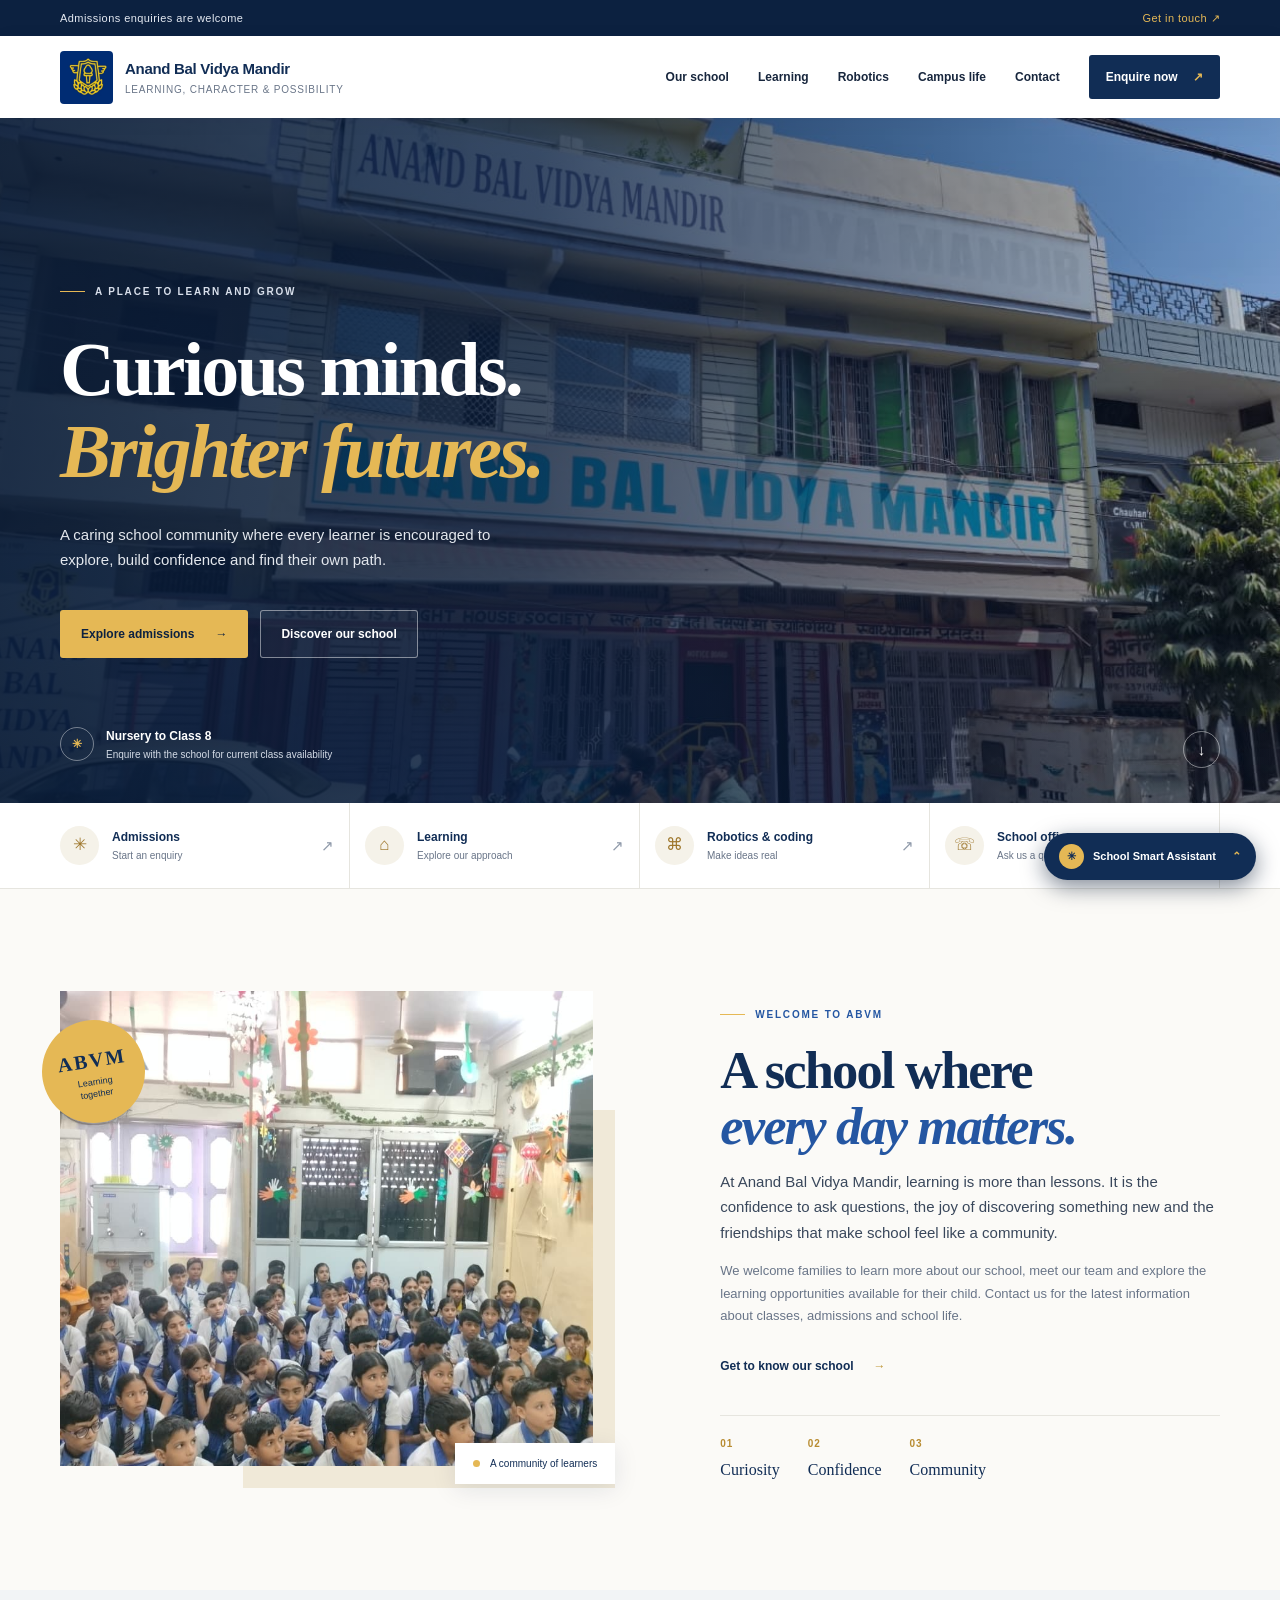
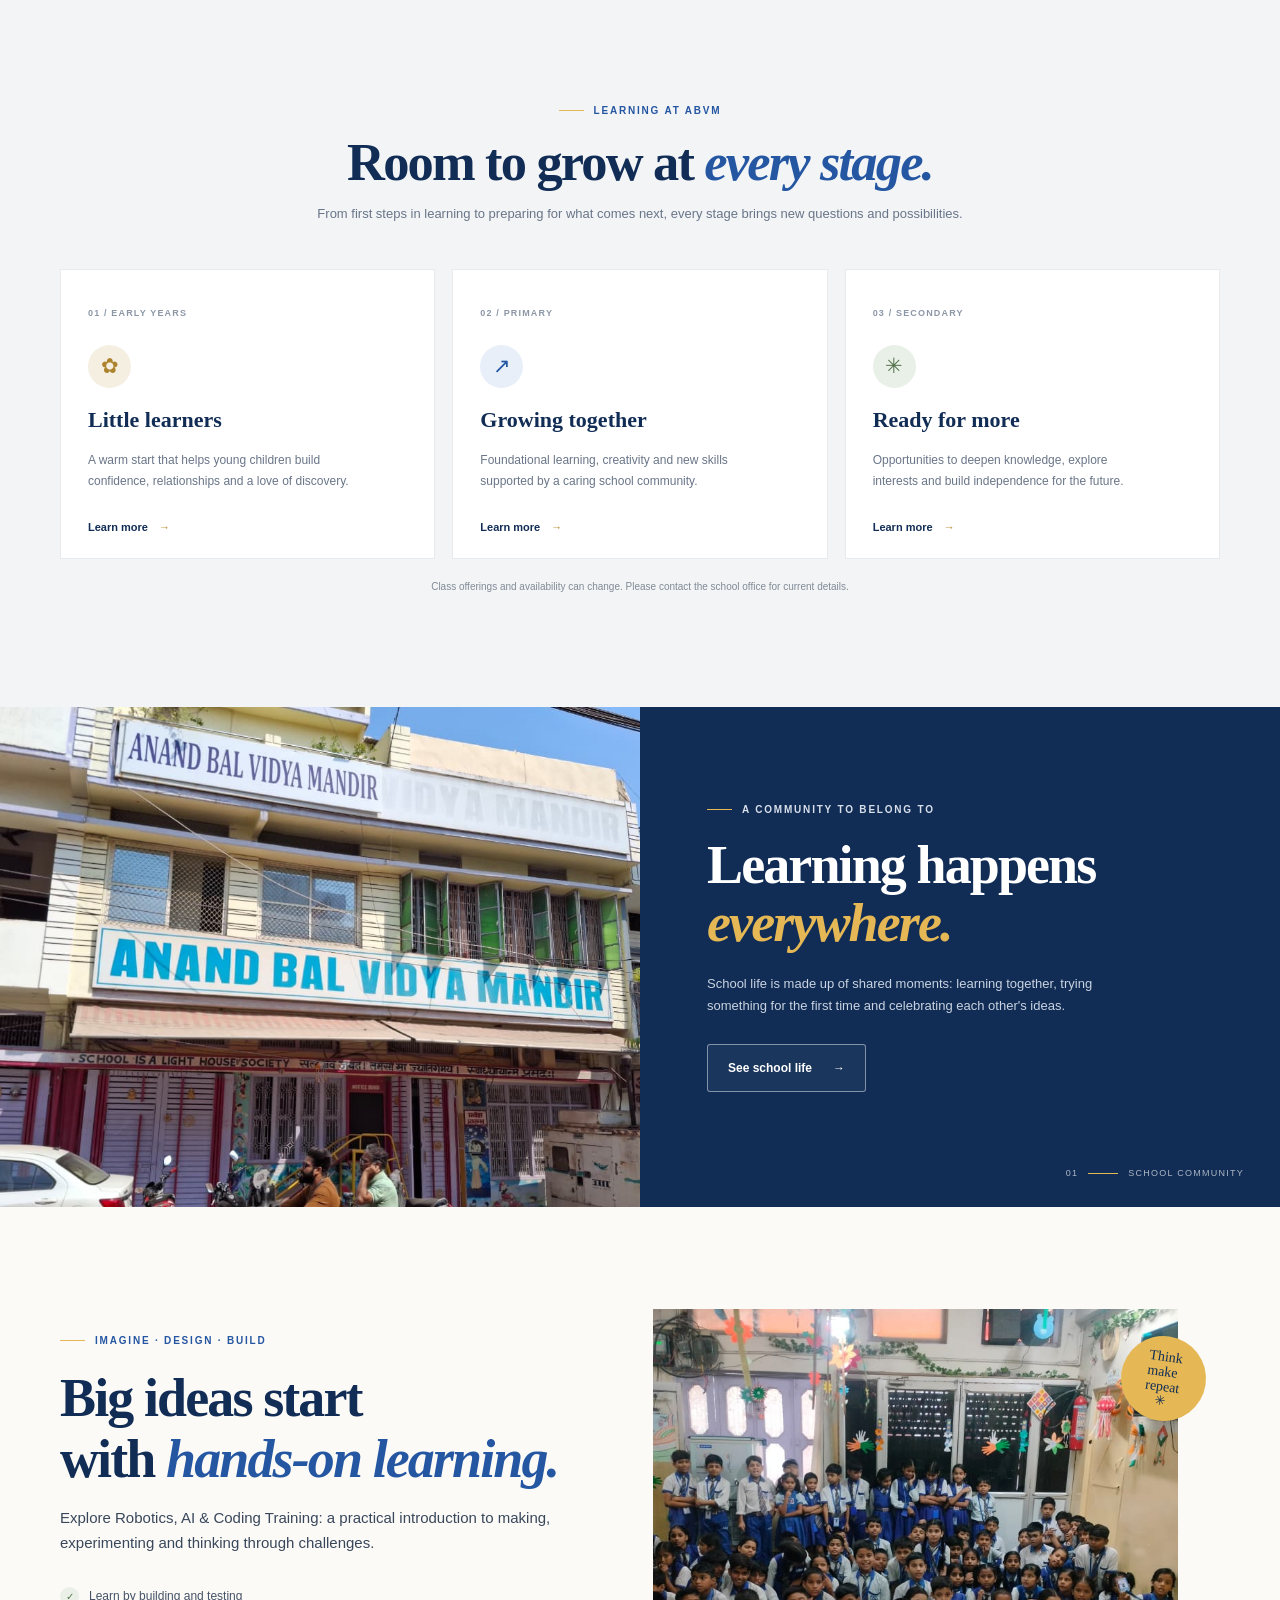
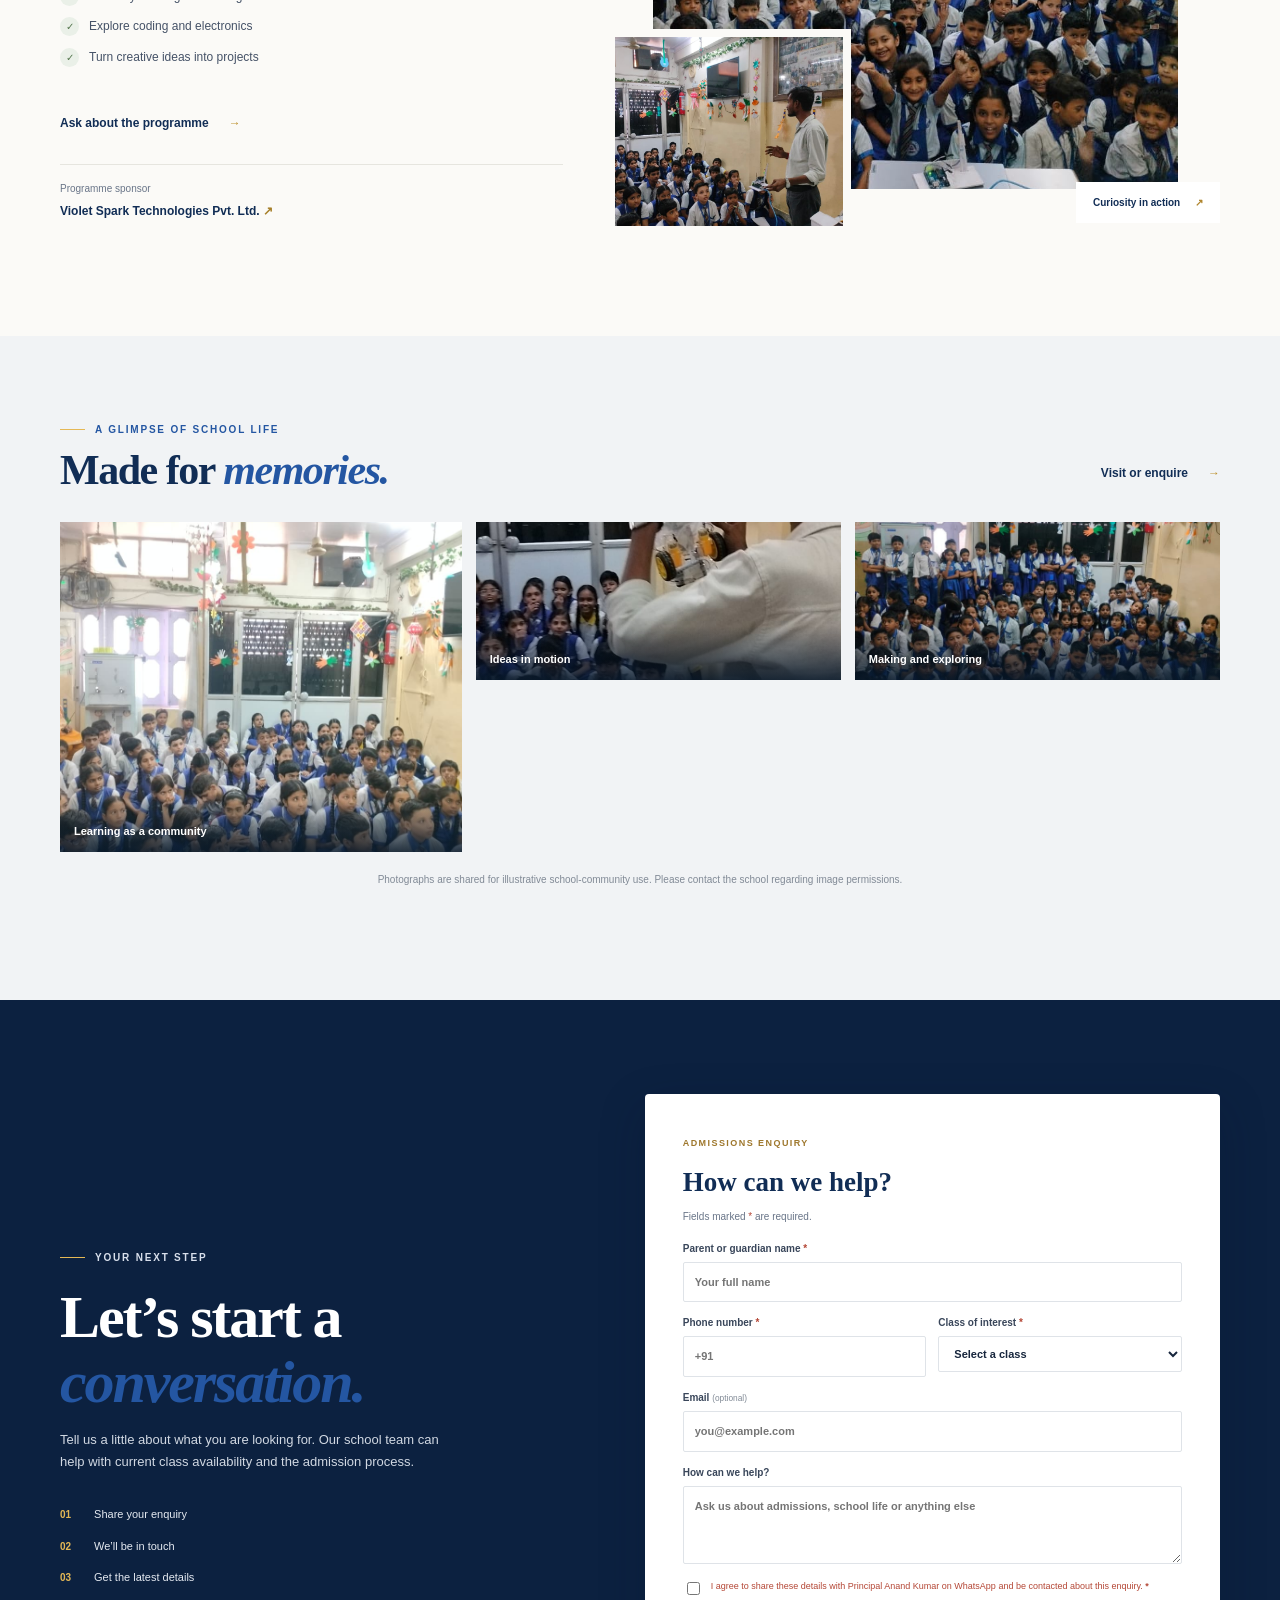
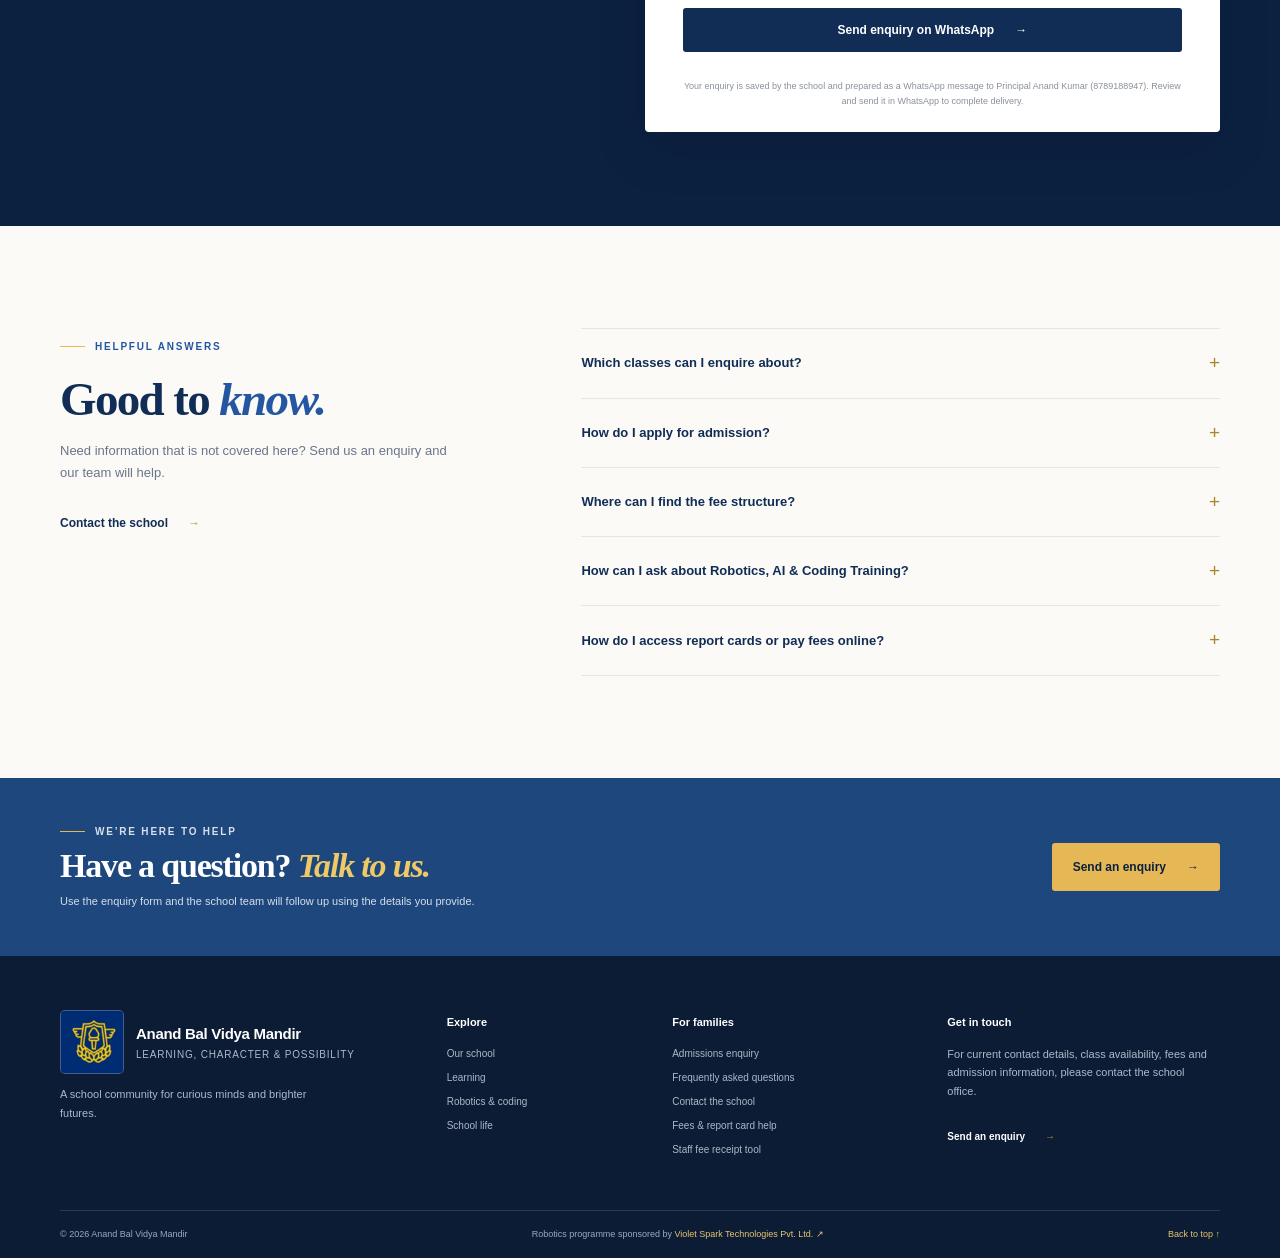
<file: index.html>
<!doctype html>
<html lang="en">
<head>
  <meta charset="utf-8">
  <meta name="viewport" content="width=device-width, initial-scale=1">
  <meta name="theme-color" content="#112d55">
  <meta name="description" content="Discover Anand Bal Vidya Mandir: a welcoming school community offering classes from Nursery to Class 8, with hands-on robotics activities.">
  <title>Anand Bal Vidya Mandir | Learn with curiosity</title>
  <link rel="icon" href="./abvm-logo.jpeg" type="image/jpeg">
  <link rel="stylesheet" href="./styles.css">
  <script src="./script.js" defer></script>
</head>
<body>
  <div class="topbar">
    <div class="container topbar-inner">
      <span>Admissions enquiries are welcome</span>
      <a href="#contact">Get in touch <span aria-hidden="true">↗</span></a>
    </div>
  </div>
  <header class="site-header">
    <div class="container nav-wrap">
      <a class="brand" href="#home" aria-label="Anand Bal Vidya Mandir home">
        <img src="./abvm-logo.jpeg" alt="Anand Bal Vidya Mandir emblem">
        <span><strong>Anand Bal Vidya Mandir</strong><small>Learning, character & possibility</small></span>
      </a>
      <button class="menu-toggle" type="button" aria-expanded="false" aria-controls="primary-nav" aria-label="Open navigation"><span></span><span></span><span></span></button>
      <nav id="primary-nav" class="primary-nav" aria-label="Main navigation">
        <a href="#about">Our school</a>
        <a href="#learning">Learning</a>
        <a href="#robotics">Robotics</a>
        <a href="#campus">Campus life</a>
        <a href="#contact">Contact</a>
        <a class="nav-cta" href="#admissions">Enquire now <span aria-hidden="true">↗</span></a>
      </nav>
    </div>
  </header>

  <main>
    <section class="hero" id="home">
      <div class="hero-image" role="img" aria-label="Anand Bal Vidya Mandir school building"></div>
      <div class="hero-shade"></div>
      <div class="container hero-content">
        <p class="eyebrow light"><span></span> A place to learn and grow</p>
        <h1>Curious minds.<br><em>Brighter futures.</em></h1>
        <p class="hero-copy">A caring school community where every learner is encouraged to explore, build confidence and find their own path.</p>
        <div class="hero-actions">
          <a class="button button-gold" href="#admissions">Explore admissions <span aria-hidden="true">→</span></a>
          <a class="button button-outline" href="#about">Discover our school</a>
        </div>
        <div class="hero-note"><span class="note-mark">✳</span><span>Nursery to Class 8<small>Enquire with the school for current class availability</small></span></div>
      </div>
      <a class="scroll-cue" href="#about" aria-label="Scroll to discover">↓</a>
    </section>

    <section class="quick-strip" aria-label="Quick links">
      <div class="container quick-grid">
        <a href="#admissions"><span class="quick-icon">✳</span><span><b>Admissions</b><small>Start an enquiry</small></span><span class="quick-arrow">↗</span></a>
        <a href="#learning"><span class="quick-icon">⌂</span><span><b>Learning</b><small>Explore our approach</small></span><span class="quick-arrow">↗</span></a>
        <a href="#robotics"><span class="quick-icon">⌘</span><span><b>Robotics & coding</b><small>Make ideas real</small></span><span class="quick-arrow">↗</span></a>
        <a href="#contact"><span class="quick-icon">☏</span><span><b>School office</b><small>Ask us a question</small></span><span class="quick-arrow">↗</span></a>
      </div>
    </section>

    <section class="section about-section" id="about">
      <div class="container about-grid">
        <div class="about-visual">
          <img class="about-main" src="./group photo.jpeg" alt="Students gathered for a school activity" loading="lazy">
          <div class="about-stamp"><span>ABVM</span><small>Learning<br>together</small></div>
          <div class="image-caption"><span class="caption-dot"></span> A community of learners</div>
        </div>
        <div class="about-copy">
          <p class="eyebrow"><span></span> Welcome to ABVM</p>
          <h2>A school where<br><em>every day matters.</em></h2>
          <p class="lead">At Anand Bal Vidya Mandir, learning is more than lessons. It is the confidence to ask questions, the joy of discovering something new and the friendships that make school feel like a community.</p>
          <p>We welcome families to learn more about our school, meet our team and explore the learning opportunities available for their child. Contact us for the latest information about classes, admissions and school life.</p>
          <a class="text-link" href="#contact">Get to know our school <span aria-hidden="true">→</span></a>
          <div class="values-row"><div><b>01</b><span>Curiosity</span></div><div><b>02</b><span>Confidence</span></div><div><b>03</b><span>Community</span></div></div>
        </div>
      </div>
    </section>

    <section class="learning-section section" id="learning">
      <div class="container">
        <div class="section-heading centered">
          <p class="eyebrow"><span></span> Learning at ABVM</p>
          <h2>Room to grow at <em>every stage.</em></h2>
          <p>From first steps in learning to preparing for what comes next, every stage brings new questions and possibilities.</p>
        </div>
        <div class="learning-grid">
          <article class="learning-card card-early"><span class="card-number">01 / EARLY YEARS</span><div class="card-symbol">✿</div><h3>Little learners</h3><p>A warm start that helps young children build confidence, relationships and a love of discovery.</p><a href="#contact" aria-label="Enquire about early years">Learn more <span>→</span></a></article>
          <article class="learning-card card-primary"><span class="card-number">02 / PRIMARY</span><div class="card-symbol">↗</div><h3>Growing together</h3><p>Foundational learning, creativity and new skills supported by a caring school community.</p><a href="#contact" aria-label="Enquire about primary classes">Learn more <span>→</span></a></article>
          <article class="learning-card card-senior"><span class="card-number">03 / SECONDARY</span><div class="card-symbol">✳</div><h3>Ready for more</h3><p>Opportunities to deepen knowledge, explore interests and build independence for the future.</p><a href="#contact" aria-label="Enquire about secondary classes">Learn more <span>→</span></a></article>
        </div>
        <p class="availability-note">Class offerings and availability can change. Please contact the school office for current details.</p>
      </div>
    </section>

    <section class="feature-section" id="campus">
      <div class="feature-photo"><img src="./school-img.jpeg" alt="Anand Bal Vidya Mandir school exterior" loading="lazy"></div>
      <div class="feature-copy">
        <p class="eyebrow light"><span></span> A community to belong to</p>
        <h2>Learning happens<br><em>everywhere.</em></h2>
        <p>School life is made up of shared moments: learning together, trying something for the first time and celebrating each other's ideas.</p>
        <a class="button button-outline" href="#gallery">See school life <span aria-hidden="true">→</span></a>
        <div class="feature-index">01 <span></span> SCHOOL COMMUNITY</div>
      </div>
    </section>

    <section class="robotics-section section" id="robotics">
      <div class="container robotics-grid">
        <div class="robotics-copy">
          <p class="eyebrow"><span></span> Imagine · Design · Build</p>
          <h2>Big ideas start<br>with <em>hands-on learning.</em></h2>
          <p class="lead">Explore Robotics, AI & Coding Training: a practical introduction to making, experimenting and thinking through challenges.</p>
          <ul class="check-list"><li>Learn by building and testing</li><li>Explore coding and electronics</li><li>Turn creative ideas into projects</li></ul>
          <a class="text-link" href="#robotics-enquiry">Ask about the programme <span aria-hidden="true">→</span></a>
          <div class="sponsor-note">Programme sponsor <a href="https://www.violetsparktech.com/" target="_blank" rel="noopener noreferrer">Violet Spark Technologies Pvt. Ltd. <span aria-hidden="true">↗</span></a></div>
        </div>
        <div class="robotics-visual">
          <img class="robotics-img-main" src="./robotics-3.jpeg" alt="Students exploring a robotics project" loading="lazy">
          <img class="robotics-img-small" src="./r2-img.jpeg" alt="A student demonstrates a classroom robot" loading="lazy">
          <span class="robotics-badge">Think<br>make<br>repeat <span>✳</span></span>
          <div class="robotics-caption">Curiosity in action <span>↗</span></div>
        </div>
      </div>
    </section>

    <section class="gallery-section section" id="gallery">
      <div class="container">
        <div class="gallery-heading"><div><p class="eyebrow"><span></span> A glimpse of school life</p><h2>Made for <em>memories.</em></h2></div><a class="text-link" href="#contact">Visit or enquire <span>→</span></a></div>
        <div class="gallery-grid">
          <figure class="gallery-item gallery-tall"><img src="./group photo.jpeg" alt="Students learning together" loading="lazy"><figcaption>Learning as a community</figcaption></figure>
          <figure class="gallery-item"><img src="./robotics-img.jpeg" alt="Students taking part in a robotics demonstration" loading="lazy"><figcaption>Ideas in motion</figcaption></figure>
          <figure class="gallery-item"><img src="./robotics-3.jpeg" alt="A robotics learning activity" loading="lazy"><figcaption>Making and exploring</figcaption></figure>
        </div>
        <p class="photo-note">Photographs are shared for illustrative school-community use. Please contact the school regarding image permissions.</p>
      </div>
    </section>

    <section class="admissions-section section" id="admissions">
      <div class="container admissions-grid">
        <div class="admissions-intro">
          <p class="eyebrow light"><span></span> Your next step</p>
          <h2>Let’s start a<br><em>conversation.</em></h2>
          <p>Tell us a little about what you are looking for. Our school team can help with current class availability and the admission process.</p>
          <div class="admissions-points"><span><b>01</b> Share your enquiry</span><span><b>02</b> We’ll be in touch</span><span><b>03</b> Get the latest details</span></div>
        </div>
        <form class="form-card" id="admission-form">
          <div class="form-heading"><span class="form-step">ADMISSIONS ENQUIRY</span><h3>How can we help?</h3><p>Fields marked <span aria-hidden="true">*</span> are required.</p></div>
          <label>Parent or guardian name <span>*</span><input name="guardian_name" autocomplete="name" required maxlength="100" placeholder="Your full name"></label>
          <div class="form-row">
            <label>Phone number <span>*</span><input name="phone" type="tel" autocomplete="tel" inputmode="tel" required maxlength="20" placeholder="+91"></label>
            <label>Class of interest <span>*</span><select name="class_interest" required><option value="">Select a class</option><option>Nursery</option><option>LKG</option><option>UKG</option><option>Class 1</option><option>Class 2</option><option>Class 3</option><option>Class 4</option><option>Class 5</option><option>Class 6</option><option>Class 7</option><option>Class 8</option></select></label>
          </div>
          <label>Email <small>(optional)</small><input name="email" type="email" autocomplete="email" maxlength="254" placeholder="you@example.com"></label>
          <label>How can we help? <textarea name="message" rows="3" maxlength="1000" placeholder="Ask us about admissions, school life or anything else"></textarea></label>
          <label class="consent"><input name="consent" type="checkbox" required><span>I agree to share these details with Principal Anand Kumar on WhatsApp and be contacted about this enquiry. <b>*</b></span></label>
          <button class="button button-navy form-submit" type="submit">Send enquiry on WhatsApp <span aria-hidden="true">→</span></button>
          <p class="form-status" role="status" aria-live="polite"></p>
          <p class="privacy-note">Your enquiry is saved by the school and prepared as a WhatsApp message to Principal Anand Kumar (8789188947). Review and send it in WhatsApp to complete delivery.</p>
        </form>
      </div>
    </section>

    <section class="faq-section section" id="faq">
      <div class="container faq-grid">
        <div class="faq-intro"><p class="eyebrow"><span></span> Helpful answers</p><h2>Good to <em>know.</em></h2><p>Need information that is not covered here? Send us an enquiry and our team will help.</p><a class="text-link" href="#contact">Contact the school <span>→</span></a></div>
        <div class="faq-list">
          <details><summary>Which classes can I enquire about?<span>+</span></summary><p>Anand Bal Vidya Mandir offers classes from Nursery through Class 8. Please contact the school for current availability and admission details.</p></details>
          <details><summary>How do I apply for admission?<span>+</span></summary><p>Send an admissions enquiry using the form on this page. The school team can share the current process, required documents and next steps.</p></details>
          <details><summary>Where can I find the fee structure?<span>+</span></summary><p>Fee details are not published here. Please contact the school office to request the current fee information for the class you are interested in.</p></details>
          <details><summary>How can I ask about Robotics, AI & Coding Training?<span>+</span></summary><p>Use the contact form and select a class of interest, then mention robotics in your message. The programme is sponsored by Violet Spark Technologies Pvt. Ltd.</p></details>
          <details><summary>How do I access report cards or pay fees online?<span>+</span></summary><p>Secure student portals and online payments are not configured on this website. Please contact the school office for assistance and never send payment credentials by message.</p></details>
        </div>
      </div>
    </section>

    <section class="contact-band" id="contact">
      <div class="container contact-band-inner"><div><p class="eyebrow light"><span></span> We’re here to help</p><h2>Have a question? <em>Talk to us.</em></h2><p>Use the enquiry form and the school team will follow up using the details you provide.</p></div><a class="button button-gold" href="#admissions">Send an enquiry <span aria-hidden="true">→</span></a></div>
    </section>
  </main>

  <footer class="site-footer">
    <div class="container footer-main">
      <div class="footer-brand"><a class="brand brand-footer" href="#home"><img src="./abvm-logo.jpeg" alt=""><span><strong>Anand Bal Vidya Mandir</strong><small>Learning, character & possibility</small></span></a><p>A school community for curious minds and brighter futures.</p></div>
      <div class="footer-col"><h3>Explore</h3><a href="#about">Our school</a><a href="#learning">Learning</a><a href="#robotics">Robotics & coding</a><a href="#gallery">School life</a></div>
      <div class="footer-col"><h3>For families</h3><a href="#admissions">Admissions enquiry</a><a href="#faq">Frequently asked questions</a><a href="#contact">Contact the school</a><a href="#contact">Fees & report card help</a><a href="./fee-receipt.html">Staff fee receipt tool</a></div>
      <div class="footer-col footer-contact"><h3>Get in touch</h3><p>For current contact details, class availability, fees and admission information, please contact the school office.</p><a class="text-link" href="#admissions">Send an enquiry <span>→</span></a></div>
    </div>
    <div class="container footer-bottom"><span>© <span id="year"></span> Anand Bal Vidya Mandir</span><span>Robotics programme sponsored by <a href="https://www.violetsparktech.com/" target="_blank" rel="noopener noreferrer">Violet Spark Technologies Pvt. Ltd. ↗</a></span><a href="#home">Back to top ↑</a></div>
  </footer>

  <div class="assistant">
    <button class="assistant-toggle" type="button" aria-expanded="false" aria-controls="assistant-panel"><span class="assistant-icon">✳</span><span>School Smart Assistant</span><span class="assistant-toggle-arrow">⌃</span></button>
    <section class="assistant-panel" id="assistant-panel" aria-label="School Smart Assistant" hidden>
      <div class="assistant-head"><div class="assistant-avatar">✳</div><div><b>School Smart Assistant</b><small>Verified website information</small></div><button class="assistant-close" type="button" aria-label="Close assistant">×</button></div>
      <div class="assistant-messages" aria-live="polite"><div class="chat-message assistant-message">Hello! I can help with information on this website. What would you like to know?</div></div>
      <div class="suggested-questions"><button type="button">How do I apply?</button><button type="button">What classes are offered?</button><button type="button">Ask about robotics</button></div>
      <form class="assistant-form"><label class="sr-only" for="assistant-input">Ask a question</label><input id="assistant-input" maxlength="300" placeholder="Type your question…"><button type="submit" aria-label="Send question">↑</button></form>
      <p class="assistant-disclaimer">Answers use the information on this page. For confirmation, contact the school.</p>
    </section>
  </div>
</body>
</html>
</file>
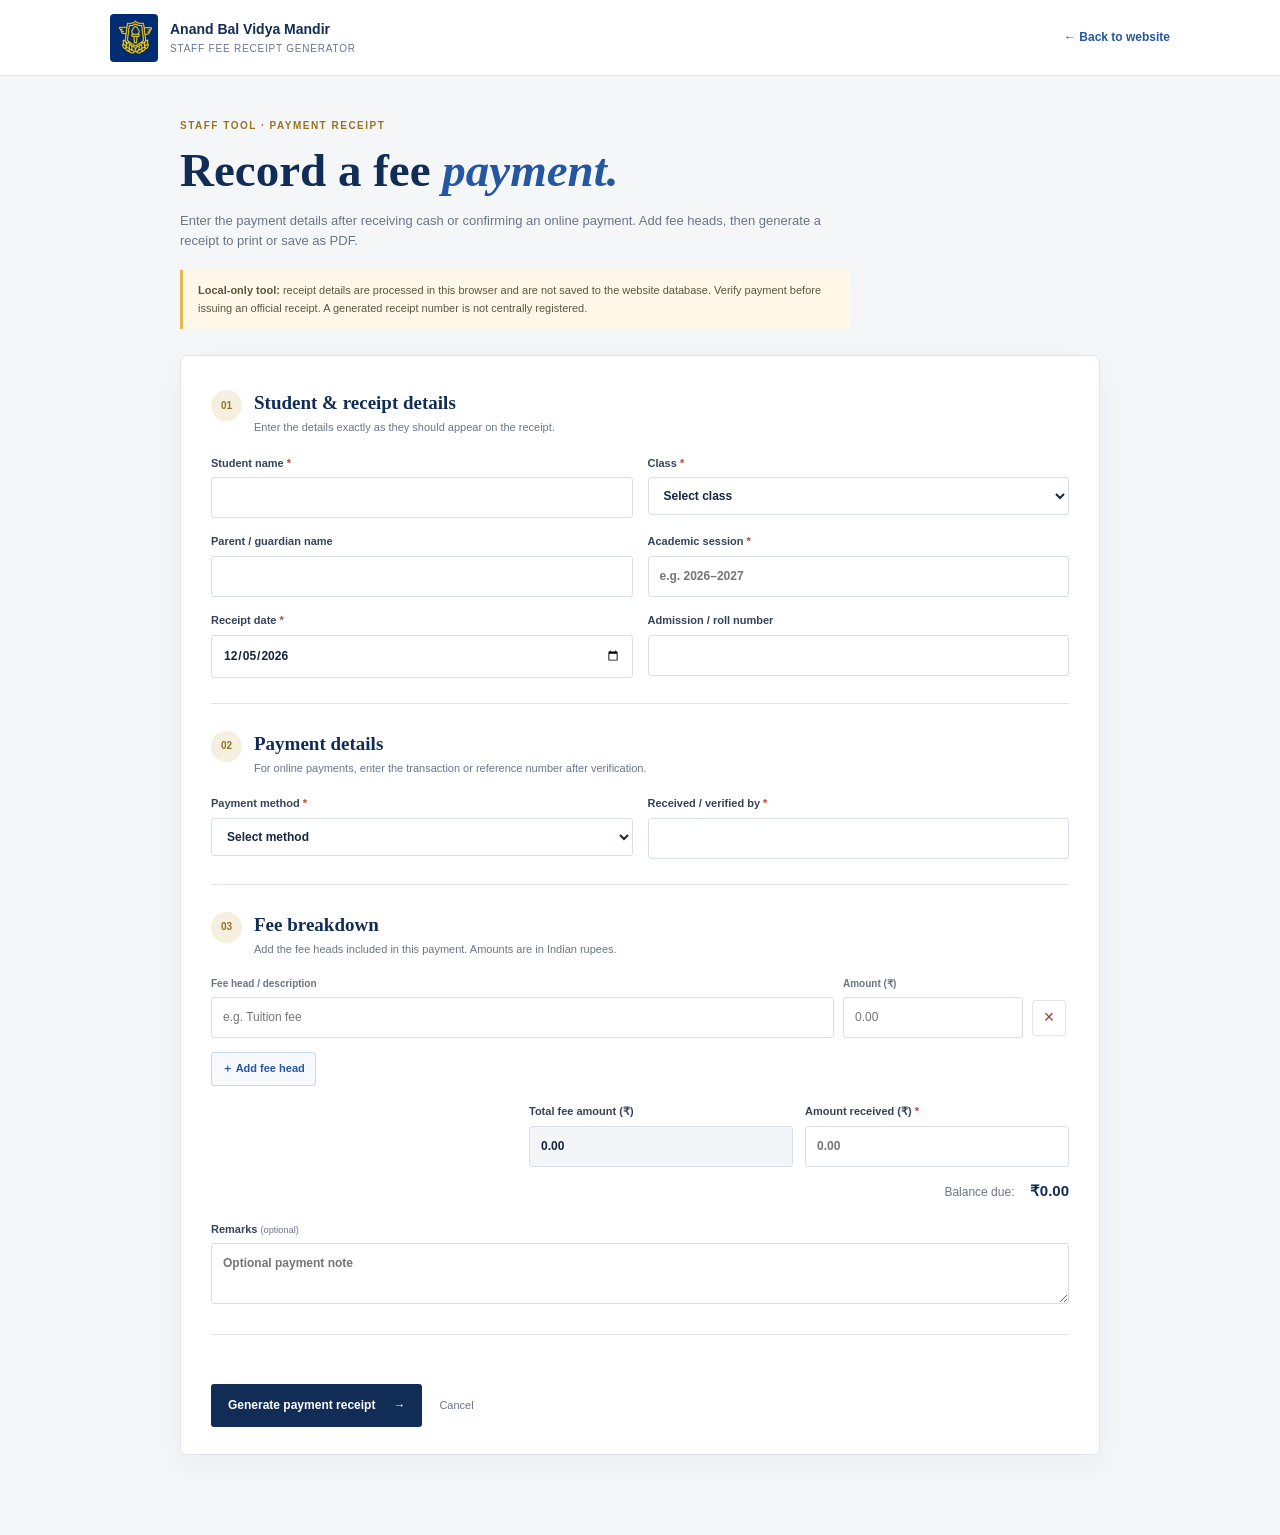
<file: fee-receipt.html>
<!doctype html>
<html lang="en">
<head>
  <meta charset="utf-8">
  <meta name="viewport" content="width=device-width, initial-scale=1">
  <meta name="theme-color" content="#112d55">
  <meta name="description" content="Prepare and print an Anand Bal Vidya Mandir fee payment receipt.">
  <title>Staff Fee Receipt | Anand Bal Vidya Mandir</title>
  <link rel="icon" href="./abvm-logo.jpeg" type="image/jpeg">
  <link rel="stylesheet" href="./receipt.css">
  <script src="./receipt.js" defer></script>
</head>
<body>
  <header class="receipt-header">
    <a class="brand" href="./index.html" aria-label="Back to Anand Bal Vidya Mandir website">
      <img src="./abvm-logo.jpeg" alt="">
      <span><strong>Anand Bal Vidya Mandir</strong><small>Staff fee receipt generator</small></span>
    </a>
    <a class="back-link" href="./index.html">← Back to website</a>
  </header>

  <main class="page">
    <section class="intro">
      <p class="eyebrow">STAFF TOOL · PAYMENT RECEIPT</p>
      <h1>Record a fee <em>payment.</em></h1>
      <p>Enter the payment details after receiving cash or confirming an online payment. Add fee heads, then generate a receipt to print or save as PDF.</p>
      <p class="local-notice"><strong>Local-only tool:</strong> receipt details are processed in this browser and are not saved to the website database. Verify payment before issuing an official receipt. A generated receipt number is not centrally registered.</p>
    </section>

    <form class="receipt-form" id="receipt-form">
      <section class="form-section">
        <div class="section-title"><span>01</span><div><h2>Student & receipt details</h2><p>Enter the details exactly as they should appear on the receipt.</p></div></div>
        <div class="field-grid">
          <label>Student name <span>*</span><input name="student_name" required maxlength="100" autocomplete="off"></label>
          <label>Class <span>*</span><select name="student_class" required><option value="">Select class</option><option>Nursery</option><option>LKG</option><option>UKG</option><option>Class 1</option><option>Class 2</option><option>Class 3</option><option>Class 4</option><option>Class 5</option><option>Class 6</option><option>Class 7</option><option>Class 8</option></select></label>
          <label>Parent / guardian name<input name="guardian_name" maxlength="100" autocomplete="off"></label>
          <label>Academic session <span>*</span><input name="academic_session" required maxlength="20" placeholder="e.g. 2026–2027"></label>
          <label>Receipt date <span>*</span><input name="receipt_date" type="date" required></label>
          <label>Admission / roll number<input name="student_id" maxlength="40" autocomplete="off"></label>
        </div>
      </section>

      <section class="form-section">
        <div class="section-title"><span>02</span><div><h2>Payment details</h2><p>For online payments, enter the transaction or reference number after verification.</p></div></div>
        <div class="field-grid">
          <label>Payment method <span>*</span><select name="payment_method" id="payment-method" required><option value="">Select method</option><option value="Cash">Cash</option><option value="UPI">Online — UPI</option><option value="Bank transfer">Online — bank transfer</option><option value="Card">Online — card</option><option value="Other online">Online — other</option></select></label>
          <label id="transaction-field" hidden>Transaction / payment reference <span>*</span><input name="transaction_reference" id="transaction-reference" maxlength="100" autocomplete="off"></label>
          <label>Received / verified by <span>*</span><input name="received_by" required maxlength="100" autocomplete="off"></label>
        </div>
      </section>

      <section class="form-section">
        <div class="section-title"><span>03</span><div><h2>Fee breakdown</h2><p>Add the fee heads included in this payment. Amounts are in Indian rupees.</p></div></div>
        <div class="fee-headings" aria-hidden="true"><span>Fee head / description</span><span>Amount (₹)</span><span></span></div>
        <div id="fee-lines" class="fee-lines"></div>
        <button class="add-line" type="button" id="add-line">＋ Add fee head</button>
        <div class="amount-summary">
          <label>Total fee amount (₹)<input name="total_amount" id="total-amount" readonly value="0.00"></label>
          <label>Amount received (₹) <span>*</span><input name="amount_received" id="amount-received" type="number" min="0.01" step="0.01" required placeholder="0.00"></label>
          <p>Balance due: <strong id="balance-due">₹0.00</strong></p>
        </div>
        <label class="remarks-field">Remarks <small>(optional)</small><textarea name="remarks" rows="2" maxlength="300" placeholder="Optional payment note"></textarea></label>
      </section>

      <p class="form-error" id="form-error" role="alert"></p>
      <div class="form-actions"><button class="primary-button" type="submit">Generate payment receipt <span aria-hidden="true">→</span></button><a href="./index.html">Cancel</a></div>
    </form>

    <section class="receipt-output" id="receipt-output" aria-live="polite" hidden>
      <div class="output-actions"><p>Receipt preview</p><button class="primary-button" id="print-receipt" type="button">Print / Save as PDF</button></div>
      <article class="print-receipt" id="print-receipt-content">
        <header class="bill-header">
          <img src="./abvm-logo.jpeg" alt="Anand Bal Vidya Mandir emblem">
          <div><h2>ANAND BAL VIDYA MANDIR</h2><p>School Fee Payment Receipt</p></div>
          <div class="receipt-label"><strong>PAYMENT RECEIPT</strong><span>Receipt No. <b id="out-receipt-number"></b></span><span>Date: <b id="out-date"></b></span></div>
        </header>
        <div class="bill-status">PAYMENT RECEIVED</div>
        <div class="bill-student">
          <div><small>STUDENT NAME</small><strong id="out-student"></strong></div>
          <div><small>CLASS</small><strong id="out-class"></strong></div>
          <div><small>ACADEMIC SESSION</small><strong id="out-session"></strong></div>
          <div><small>PARENT / GUARDIAN</small><strong id="out-guardian"></strong></div>
          <div><small>ADMISSION / ROLL NO.</small><strong id="out-student-id"></strong></div>
        </div>
        <table class="bill-table"><thead><tr><th>Fee description</th><th>Amount (₹)</th></tr></thead><tbody id="out-fee-lines"></tbody><tfoot><tr><th>Total fee amount</th><th id="out-total"></th></tr></tfoot></table>
        <div class="payment-summary">
          <div><small>PAYMENT METHOD</small><strong id="out-method"></strong></div>
          <div><small>TRANSACTION / REFERENCE</small><strong id="out-reference"></strong></div>
          <div><small>AMOUNT RECEIVED</small><strong id="out-paid"></strong></div>
          <div><small>BALANCE DUE</small><strong id="out-balance"></strong></div>
        </div>
        <p class="amount-words"><b>Amount received:</b> <span id="out-amount-words"></span></p>
        <p class="bill-remarks" id="out-remarks" hidden></p>
        <div class="receipt-footer"><p>Payment acknowledged as entered above. Keep this receipt for your records.</p><div class="signature"><span id="out-received-by"></span><small>Received / verified by</small></div></div>
        <p class="receipt-caution">Receipt prepared from staff-entered information. Payment should be verified before issue.</p>
      </article>
    </section>
  </main>
</body>
</html>
</file>
<file: styles.css>
:root{--navy:#112d55;--navy-deep:#0c2140;--blue:#2456a2;--blue-light:#e9f0fa;--gold:#e5b855;--ink:#17263d;--muted:#697588;--paper:#fbfaf7;--line:#e6e5df;--white:#fff;--sans:'DM Sans',Arial,sans-serif;--serif:'Playfair Display',Georgia,serif}
*{box-sizing:border-box}
html{scroll-behavior:smooth;scroll-padding-top:82px}
body{margin:0;color:var(--ink);font-family:var(--sans);font-size:15px;line-height:1.7;background:var(--paper)}
img{display:block;max-width:100%}
a{color:inherit;text-decoration:none}
button,input,textarea,select{font:inherit}
button,a{-webkit-tap-highlight-color:transparent}
.container{width:min(1160px,calc(100% - 48px));margin-inline:auto}
.topbar{height:36px;background:var(--navy-deep);color:#e5eaf2;font-size:11px;letter-spacing:.04em}
.topbar-inner{display:flex;align-items:center;justify-content:space-between;height:100%}
.topbar a{color:var(--gold)}
.site-header{position:sticky;z-index:20;top:0;background:rgba(255,255,255,.97);box-shadow:0 3px 20px #0e25430c}
.nav-wrap{height:82px;display:flex;align-items:center;justify-content:space-between}
.brand{display:flex;align-items:center;gap:12px}
.brand img{width:53px;height:53px;flex:0 0 53px;object-fit:cover;object-position:center 50%;border-radius:4px;background:var(--navy)}
.brand strong{display:block;color:var(--navy);font-size:15px;font-weight:700;letter-spacing:-.02em}
.brand small{display:block;color:var(--muted);font-size:10px;letter-spacing:.08em;text-transform:uppercase}
.primary-nav{display:flex;align-items:center;gap:29px;font-size:12px;font-weight:600}
.primary-nav>a:not(.nav-cta){transition:color .2s}
.primary-nav>a:not(.nav-cta):hover,.text-link:hover{color:var(--blue)}
.nav-cta{padding:12px 17px;background:var(--navy);border-radius:3px;color:white}
.nav-cta span{padding-left:12px;color:var(--gold)}
.menu-toggle{display:none}
.hero{height:min(685px,calc(100vh - 118px));min-height:570px;position:relative;overflow:hidden;background:var(--navy-deep)}
.hero-image,.hero-shade{position:absolute;inset:0}
.hero-image{background:url('./school-img.jpeg') center 43%/cover no-repeat;transform:scale(1.02)}
.hero-shade{background:linear-gradient(90deg,rgba(8,27,54,.91) 0%,rgba(9,30,61,.79) 42%,rgba(11,28,48,.26) 100%),linear-gradient(0deg,rgba(7,22,44,.3),transparent 40%)}
.hero-content{position:relative;z-index:1;height:100%;display:flex;flex-direction:column;justify-content:center;align-items:flex-start;color:white;padding-top:10px}
.eyebrow{display:flex;align-items:center;gap:10px;color:var(--blue);font-size:10px;font-weight:700;letter-spacing:.18em;text-transform:uppercase}
.eyebrow>span{display:inline-block;width:25px;height:1px;background:var(--gold)}
.eyebrow.light{color:#d8dfeb}
.hero h1,.section h2,.feature-copy h2,.admissions-intro h2,.contact-band h2{margin:19px 0 15px;font-family:var(--serif);font-size:clamp(44px,6.6vw,76px);line-height:1.07;font-weight:700;letter-spacing:-.035em}
h1 em,h2 em{font-weight:600;color:var(--gold)}
.hero-copy{max-width:465px;color:#e3e7ed;font-size:15px}
.hero-actions{display:flex;gap:12px;margin-top:22px}
.button{display:inline-flex;align-items:center;justify-content:center;gap:21px;min-height:48px;padding:0 20px;border:1px solid transparent;border-radius:3px;font-size:12px;font-weight:700;transition:transform .2s,background .2s}
.button:hover{transform:translateY(-2px)}
.button-gold{background:var(--gold);color:var(--navy-deep)}
.button-gold:hover{background:#efc96f}
.button-outline{border-color:#ffffff75;color:white;background:#ffffff0b}
.button-outline:hover{background:#ffffff18}
.hero-note{position:absolute;bottom:40px;left:0;display:flex;align-items:center;gap:12px;color:white;font-size:12px;font-weight:600}
.hero-note small{display:block;color:#d4dbe6;font-size:10px;font-weight:400}
.note-mark{display:grid;place-items:center;width:34px;height:34px;border:1px solid #ffffff66;border-radius:50%;color:var(--gold)}
.scroll-cue{position:absolute;bottom:35px;right:max(24px,calc((100vw - 1160px)/2));width:37px;height:37px;border:1px solid #ffffff70;border-radius:50%;display:grid;place-items:center;color:white}
.quick-strip{background:white;border-bottom:1px solid var(--line)}
.quick-grid{display:grid;grid-template-columns:repeat(4,1fr)}
.quick-grid>a{display:flex;align-items:center;gap:13px;padding:23px 15px;border-right:1px solid var(--line)}
.quick-grid>a:first-child{padding-left:0}
.quick-icon{display:grid;place-items:center;width:39px;height:39px;border-radius:50%;background:#f5f2e9;color:#9e772c;font-size:17px}
.quick-grid b{display:block;color:var(--navy);font-size:12px}
.quick-grid small{display:block;color:var(--muted);font-size:10px}
.quick-arrow{margin-left:auto;color:#8f9aaa}
.section{padding:102px 0}
.about-grid{display:grid;grid-template-columns:1fr .9fr;gap:105px;align-items:center}
.about-visual{position:relative;padding:0 22px 22px 0}
.about-main{height:475px;width:100%;object-fit:cover;object-position:50% 50%}
.about-visual:after{position:absolute;z-index:-1;content:"";height:76%;width:67%;right:0;bottom:0;background:#f0e9d8}
.about-stamp{position:absolute;top:29px;left:-18px;width:103px;height:103px;display:flex;flex-direction:column;justify-content:center;align-items:center;background:var(--gold);border-radius:50%;color:var(--navy);transform:rotate(-9deg)}
.about-stamp span{font-family:var(--serif);font-size:20px;font-weight:700;letter-spacing:.1em}
.about-stamp small{text-align:center;font-size:9px;line-height:1.25}
.image-caption{position:absolute;right:0;bottom:4px;padding:12px 18px;background:white;font-size:10px;color:var(--navy);box-shadow:0 5px 25px #0c21401a}
.caption-dot{display:inline-block;width:7px;height:7px;margin-right:8px;background:var(--gold);border-radius:50%}
.about-copy h2,.section-heading h2,.gallery-heading h2,.faq-intro h2{font-size:clamp(36px,4.1vw,53px);color:var(--navy)}
.about-copy h2 em,.section h2 em,.gallery-heading h2 em,.faq-intro h2 em{color:var(--blue)}
.about-copy p:not(.eyebrow){color:var(--muted);font-size:13px}
.about-copy .lead,.robotics-copy .lead{color:#39475b!important;font-size:15px!important}
.text-link{display:inline-flex;gap:20px;align-items:center;margin-top:16px;color:var(--navy);font-size:12px;font-weight:700}
.text-link span{color:#bd922f}
.values-row{display:flex;gap:28px;margin-top:38px;padding-top:19px;border-top:1px solid var(--line)}
.values-row div{display:flex;flex-direction:column;gap:4px}
.values-row b{color:#b88c32;font-size:10px;letter-spacing:.1em}
.values-row span{color:var(--navy);font-family:var(--serif);font-size:16px}
.learning-section{background:#f2f4f6}
.section-heading{text-align:center;max-width:650px;margin:0 auto 44px}
.section-heading .eyebrow{justify-content:center}
.section-heading h2{margin:15px 0 9px}
.section-heading>p:last-child{color:var(--muted);font-size:13px}
.learning-grid{display:grid;grid-template-columns:repeat(3,1fr);gap:17px}
.learning-card{position:relative;min-height:290px;padding:28px 27px;background:white;border:1px solid #e8ebee;transition:transform .2s,box-shadow .2s}
.learning-card:hover{transform:translateY(-5px);box-shadow:0 16px 35px #0c214014}
.card-number{color:#8c97a6;font-size:9px;letter-spacing:.13em;font-weight:700}
.card-symbol{display:grid;place-items:center;width:43px;height:43px;margin:21px 0 13px;border-radius:50%;background:#f4efe1;color:#ad842d;font-size:21px}
.card-primary .card-symbol{background:#e8eff9;color:var(--blue)}
.card-senior .card-symbol{background:#e9f0e8;color:#55734d}
.learning-card h3{margin:0;color:var(--navy);font-family:var(--serif);font-size:22px;font-weight:700}
.learning-card p{max-width:270px;color:var(--muted);font-size:12px}
.learning-card>a{position:absolute;bottom:22px;color:var(--navy);font-size:11px;font-weight:700}
.learning-card>a span{padding-left:8px;color:#b88c32}
.availability-note,.photo-note{margin-top:19px;text-align:center;color:#818a96;font-size:10px}
.feature-section{min-height:500px;display:grid;grid-template-columns:1fr 1fr;background:var(--navy)}
.feature-photo{min-height:500px}
.feature-photo img{width:100%;height:100%;object-fit:cover}
.feature-copy{position:relative;padding:84px max(35px,calc((100vw - 1160px)/2)) 70px 67px;color:white}
.feature-copy h2{font-size:clamp(39px,4.3vw,54px)}
.feature-copy>p:not(.eyebrow){max-width:410px;color:#cad3e1;font-size:13px;margin:20px 0 27px}
.feature-index{position:absolute;bottom:26px;right:36px;display:flex;gap:10px;align-items:center;color:#ffffffa8;font-size:9px;letter-spacing:.14em}
.feature-index span{width:30px;height:1px;background:var(--gold)}
.robotics-grid{display:grid;grid-template-columns:.94fr 1.06fr;gap:90px;align-items:center}
.robotics-copy h2{color:var(--navy);font-family:var(--serif);font-weight:700;font-size:clamp(38px,4.3vw,54px);line-height:1.13}
.robotics-copy h2 em{color:var(--blue)}
.robotics-copy>p:not(.eyebrow){color:var(--muted)}
.check-list{list-style:none;padding:0;margin:25px 0;color:#455267;font-size:12px}
.check-list li{padding:5px 0}
.check-list li:before{content:"✓";display:inline-grid;place-items:center;width:19px;height:19px;margin-right:10px;border-radius:50%;background:#eaf0e8;color:#54764d;font-size:10px}
.sponsor-note{margin-top:30px;padding-top:15px;border-top:1px solid var(--line);font-size:10px;color:var(--muted)}
.sponsor-note a{display:block;margin-top:4px;color:var(--navy);font-size:12px;font-weight:700}
.sponsor-note a span{color:#a67f29}
.robotics-visual{position:relative;padding:0 42px 45px 0}
.robotics-img-main{width:100%;height:480px;object-fit:cover;object-position:center}
.robotics-img-small{position:absolute;width:43%;height:205px;left:-46px;bottom:0;object-fit:cover;border:8px solid var(--paper)}
.robotics-badge{position:absolute;top:27px;right:14px;width:85px;height:85px;display:flex;flex-direction:column;align-items:center;justify-content:center;background:var(--gold);border-radius:50%;color:var(--navy);font-family:var(--serif);font-size:14px;line-height:1.08;transform:rotate(8deg)}
.robotics-badge span{font-size:13px}
.robotics-caption{position:absolute;right:0;bottom:11px;padding:12px 17px;background:white;color:var(--navy);font-size:10px;font-weight:700}
.robotics-caption span{padding-left:12px;color:#af852c}
.gallery-section{padding-top:75px;background:#f1f3f5}
.gallery-heading{display:flex;align-items:end;justify-content:space-between;margin-bottom:29px}
.gallery-heading h2{margin:9px 0 0;font-family:var(--serif);font-size:42px;font-weight:700}
.gallery-heading .text-link{margin-bottom:10px}
.gallery-grid{display:grid;grid-template-columns:1.1fr 1fr 1fr;gap:14px}
.gallery-item{position:relative;height:270px;margin:0;overflow:hidden;background:#d9e1eb}
.gallery-item.gallery-tall{height:330px;grid-row:span 2}
.gallery-item:nth-child(2){height:158px}
.gallery-item:nth-child(3){height:158px}
.gallery-item img{width:100%;height:100%;object-fit:cover;transition:transform .4s}
.gallery-item:hover img{transform:scale(1.04)}
.gallery-item figcaption{position:absolute;bottom:0;left:0;right:0;padding:24px 14px 12px;color:white;font-size:11px;font-weight:600;background:linear-gradient(transparent,#07182ad9)}
.admissions-section{background:var(--navy-deep);padding:94px 0}
.admissions-grid{display:grid;grid-template-columns:.86fr 1fr;gap:90px;align-items:center}
.admissions-intro{color:white}
.admissions-intro h2{font-size:clamp(42px,5vw,60px)}
.admissions-intro>p:not(.eyebrow){max-width:380px;color:#d1d8e2;font-size:13px}
.admissions-points{display:grid;gap:13px;margin-top:32px;color:#e5eaf1;font-size:11px}
.admissions-points b{display:inline-block;width:31px;color:var(--gold);font-size:10px}
.form-card{padding:34px 38px 23px;background:white;border-radius:4px;box-shadow:0 16px 45px #06152b40}
.form-step{color:#9e772c;font-size:9px;letter-spacing:.16em;font-weight:700}
.form-heading h3{margin:6px 0 0;color:var(--navy);font-family:var(--serif);font-size:27px;font-weight:700}
.form-heading p{margin:2px 0 15px;color:var(--muted);font-size:10px}
.form-heading p span,.form-card label>span,.consent b{color:#b44736}
.form-card>label,.form-row>label{display:block;margin-top:12px;color:#39465a;font-size:10px;font-weight:700}
.form-card label small{color:#818a96;font-weight:400}
.form-card input:not([type=checkbox]),.form-card select,.form-card textarea{display:block;width:100%;margin-top:5px;padding:10px 11px;border:1px solid #dfe3e8;border-radius:2px;outline:none;background:white;color:var(--ink);font-size:11px}
.form-card input:focus,.form-card select:focus,.form-card textarea:focus,.assistant-form input:focus{border-color:var(--blue);box-shadow:0 0 0 3px #2456a218}
.form-card textarea{resize:vertical}
.form-row{display:grid;grid-template-columns:1fr 1fr;gap:12px}
.consent{display:flex!important;align-items:flex-start;gap:8px;margin:15px 0 10px!important;font-weight:400!important;font-size:9px!important}
.consent input{accent-color:var(--blue);margin-top:3px}
.button-navy{background:var(--navy);color:white;cursor:pointer}
.button-navy:hover{background:#1b437d}
.form-submit{width:100%;min-height:44px}
.form-status{min-height:17px;margin:7px 0 0;color:#24623b;font-size:10px}
.form-status a{color:var(--blue);font-weight:700;text-decoration:underline}
.form-status.error{color:#a6342b}
.privacy-note{margin:3px 0 0;text-align:center;color:#89919b;font-size:9px}
.faq-section{background:var(--paper)}
.faq-grid{display:grid;grid-template-columns:.7fr 1.1fr;gap:115px}
.faq-intro h2{font-family:var(--serif);font-size:47px;font-weight:700}
.faq-intro>p:not(.eyebrow){color:var(--muted);font-size:13px}
.faq-list details{border-bottom:1px solid var(--line)}
.faq-list details:first-child{border-top:1px solid var(--line)}
.faq-list summary{display:flex;justify-content:space-between;align-items:center;gap:20px;padding:18px 0;list-style:none;cursor:pointer;color:var(--navy);font-size:13px;font-weight:600}
.faq-list summary::-webkit-details-marker{display:none}
.faq-list summary span{color:#ac842d;font-size:19px;font-weight:400;transition:transform .2s}
.faq-list details[open] summary span{transform:rotate(45deg)}
.faq-list details p{max-width:610px;margin:0 35px 17px 0;color:var(--muted);font-size:12px}
.contact-band{background:#1e477d;color:white;padding:45px 0}
.contact-band-inner{display:flex;align-items:center;justify-content:space-between;gap:30px}
.contact-band h2{margin:8px 0;font-size:34px}
.contact-band h2 em{color:#f0c967}
.contact-band-inner>div>p:last-child{margin:0;color:#d6deea;font-size:11px}
.contact-band .eyebrow{margin:0}
.site-footer{background:#0b1c34;color:#d8deea}
.footer-main{display:grid;grid-template-columns:1.35fr .7fr .9fr 1.1fr;gap:52px;padding-top:54px;padding-bottom:45px}
.brand-footer strong{color:white}
.brand-footer small{color:#aeb9ca}
.brand-footer img{width:64px;height:64px;flex:0 0 64px;border:1px solid #ffffff3d;border-radius:5px;background:#082b69;object-fit:cover;object-position:center 50%}
.footer-brand>p,.footer-contact>p{max-width:260px;color:#aeb9ca;font-size:11px}
.footer-col h3{margin:3px 0 13px;color:white;font-size:11px}
.footer-col>a:not(.text-link){display:block;margin:7px 0;color:#adb8c7;font-size:10px}
.footer-col>a:hover{color:var(--gold)}
.footer-contact .text-link{color:white;font-size:10px}
.footer-bottom{display:flex;justify-content:space-between;gap:16px;padding:16px 0;border-top:1px solid #ffffff21;color:#9daabd;font-size:9px}
.footer-bottom a{color:#e9c46f}
.assistant{position:fixed;z-index:30;right:24px;bottom:20px}
.assistant-toggle{display:flex;align-items:center;gap:9px;padding:11px 15px;border:0;border-radius:30px;background:var(--navy);box-shadow:0 7px 22px #091a3280;color:white;font-size:11px;font-weight:600;cursor:pointer}
.assistant-icon{display:grid;place-items:center;width:25px;height:25px;border-radius:50%;background:var(--gold);color:var(--navy)}
.assistant-toggle-arrow{margin-left:7px;color:var(--gold)}
.assistant-panel{position:absolute;right:0;bottom:58px;width:min(350px,calc(100vw - 32px));height:440px;max-height:calc(100vh - 100px);background:white;border-radius:8px;box-shadow:0 14px 50px #08182d45;overflow:hidden}
.assistant-panel[hidden]{display:none}
.assistant-head{display:flex;align-items:center;gap:10px;padding:14px 15px;background:var(--navy);color:white}
.assistant-avatar{display:grid;place-items:center;width:34px;height:34px;border-radius:50%;background:var(--gold);color:var(--navy)}
.assistant-head b{display:block;font-size:11px}
.assistant-head small{color:#c8d2e0;font-size:9px}
.assistant-close{margin-left:auto;border:0;background:none;color:white;font-size:23px;cursor:pointer}
.assistant-messages{height:236px;padding:14px;overflow:auto;background:#f7f8fa}
.chat-message{max-width:90%;margin:0 0 10px;padding:10px 12px;border-radius:4px;background:white;box-shadow:0 2px 7px #102e5510;color:#425066;font-size:11px;line-height:1.6}
.chat-message.user-message{margin-left:auto;background:#e8eff9;color:var(--navy)}
.suggested-questions{display:flex;gap:5px;flex-wrap:wrap;padding:6px 12px}
.suggested-questions button{padding:5px 8px;border:1px solid #dfe5ed;border-radius:14px;background:white;color:var(--blue);font-size:9px;cursor:pointer}
.assistant-form{display:flex;gap:8px;padding:7px 12px}
.assistant-form input{flex:1;min-width:0;padding:9px 10px;border:1px solid #dfe3e8;border-radius:4px;outline:none;font-size:11px}
.assistant-form button{width:35px;border:0;border-radius:4px;background:var(--blue);color:white;font-size:17px;cursor:pointer}
.assistant-disclaimer{margin:0;padding:0 12px 9px;color:#8a93a0;font-size:8px}
.sr-only{position:absolute;width:1px;height:1px;padding:0;margin:-1px;overflow:hidden;clip:rect(0,0,0,0);white-space:nowrap;border:0}
:focus-visible{outline:3px solid #daa931;outline-offset:3px}

@media(max-width:900px){
  .primary-nav{gap:17px}
  .about-grid{gap:55px}
  .robotics-grid{gap:50px}
  .admissions-grid{gap:45px}
  .faq-grid{gap:65px}
  .footer-main{gap:28px}
}
@media(max-width:720px){
  html{scroll-padding-top:70px}
  .container{width:min(100% - 34px,560px)}
  .topbar{height:32px;font-size:9px}
  .nav-wrap{height:70px}
  .brand img{width:43px;height:43px;flex-basis:43px}
  .brand strong{font-size:12px}
  .brand small{font-size:8px}
  .menu-toggle{display:flex;width:40px;height:40px;flex-direction:column;align-items:center;justify-content:center;gap:5px;border:1px solid var(--line);background:white;border-radius:3px}
  .menu-toggle span{width:17px;height:1px;background:var(--navy)}
  .primary-nav{position:absolute;top:70px;left:0;right:0;display:none;align-items:stretch;gap:0;padding:8px 18px 18px;background:white;box-shadow:0 15px 20px #112d5515}
  .primary-nav.open{display:flex;flex-direction:column}
  .primary-nav>a:not(.nav-cta){padding:11px 4px;border-bottom:1px solid var(--line)}
  .nav-cta{margin-top:12px;text-align:center}
  .hero{height:630px;min-height:560px}
  .hero-image{background-position:55% center}
  .hero-shade{background:linear-gradient(90deg,#081b36e8,#091e3db0 75%,#0b1c3460),linear-gradient(0deg,#07162e91,transparent 55%)}
  .hero h1{font-size:55px}
  .hero-copy{max-width:370px;font-size:13px}
  .hero-note{bottom:27px}
  .scroll-cue{bottom:27px}
  .quick-grid{grid-template-columns:1fr 1fr}
  .quick-grid>a{padding:15px 7px;border-bottom:1px solid var(--line)}
  .quick-grid>a:first-child{padding-left:7px}
  .quick-grid>a:nth-child(2){border-right:0}
  .quick-grid>a:nth-child(3),.quick-grid>a:nth-child(4){border-bottom:0}
  .quick-icon{width:33px;height:33px}
  .quick-grid b{font-size:11px}
  .section{padding:70px 0}
  .about-grid,.robotics-grid,.admissions-grid,.faq-grid{grid-template-columns:1fr;gap:39px}
  .about-visual{max-width:500px;margin:auto}
  .about-main{height:380px}
  .about-copy h2,.section-heading h2,.gallery-heading h2,.faq-intro h2{font-size:39px}
  .values-row{margin-top:25px}
  .learning-grid{grid-template-columns:1fr;gap:12px}
  .learning-card{min-height:245px}
  .card-symbol{margin-top:14px}
  .feature-section{grid-template-columns:1fr}
  .feature-photo{min-height:300px;height:300px}
  .feature-copy{padding:53px 24px 80px}
  .feature-copy h2{font-size:42px}
  .feature-index{right:22px}
  .robotics-grid{gap:45px}
  .robotics-visual{margin-left:30px}
  .robotics-img-main{height:400px}
  .robotics-img-small{left:-30px;width:44%;height:170px}
  .gallery-section{padding-top:63px}
  .gallery-heading{align-items:flex-start;gap:10px}
  .gallery-heading .text-link{font-size:10px;white-space:nowrap}
  .gallery-grid{grid-template-columns:1fr 1fr;gap:9px}
  .gallery-item.gallery-tall{grid-column:span 2;grid-row:auto;height:260px}
  .gallery-item:nth-child(2),.gallery-item:nth-child(3){height:165px}
  .admissions-section{padding:70px 0}
  .admissions-intro h2{font-size:48px}
  .form-card{padding:25px 20px 17px}
  .faq-grid{gap:22px}
  .contact-band{padding:33px 0}
  .contact-band-inner{align-items:flex-start;flex-direction:column;gap:15px}
  .contact-band h2{font-size:30px}
  .footer-main{grid-template-columns:1fr 1fr;gap:28px 18px;padding-top:40px}
  .footer-brand{grid-column:span 2}
  .footer-bottom{flex-direction:column;gap:8px;padding-bottom:75px}
  .assistant{right:14px;bottom:13px}
  .assistant-panel{bottom:58px}
}
@media(max-width:390px){
  .container{width:calc(100% - 28px)}
  .hero h1{font-size:47px}
  .hero-actions{flex-direction:column;align-items:flex-start}
  .hero-actions .button{min-width:210px}
  .form-row{grid-template-columns:1fr;gap:0}
  .gallery-heading{flex-direction:column}
  .footer-main{gap:23px 12px}
}
@media(prefers-reduced-motion:reduce){*,*::before,*::after{scroll-behavior:auto!important;transition:none!important}}
</file>
<file: receipt.css>
:root{--navy:#112d55;--navy-deep:#0c2140;--blue:#2456a2;--gold:#e5b855;--ink:#17263d;--muted:#697588;--paper:#f5f6f8;--line:#e1e5eb;--sans:Arial,Helvetica,sans-serif;--serif:Georgia,'Times New Roman',serif}
*{box-sizing:border-box}
body{margin:0;background:var(--paper);color:var(--ink);font:14px/1.6 var(--sans)}
a{color:inherit;text-decoration:none}
button,input,select,textarea{font:inherit}
.receipt-header{height:76px;padding:0 max(calc((100vw - 1060px)/2),24px);display:flex;align-items:center;justify-content:space-between;background:#fff;border-bottom:1px solid var(--line)}
.brand{display:flex;align-items:center;gap:12px}
.brand img{width:48px;height:48px;object-fit:cover;object-position:center 50%;background:#082b69;border-radius:4px}
.brand strong{display:block;color:var(--navy);font-size:14px}
.brand small{display:block;color:var(--muted);font-size:10px;letter-spacing:.08em;text-transform:uppercase}
.back-link{font-size:12px;font-weight:700;color:var(--blue)}
.page{width:min(920px,calc(100% - 36px));margin:42px auto 80px}
.intro{max-width:670px;margin-bottom:26px}
.eyebrow{color:#987322;font-size:10px;font-weight:700;letter-spacing:.15em}
h1{margin:7px 0;font:700 clamp(32px,5vw,47px)/1.14 var(--serif);color:var(--navy)}
h1 em{color:var(--blue);font-weight:600}
.intro>p:not(.eyebrow){color:var(--muted);font-size:13px}
.local-notice{margin:18px 0;padding:12px 15px;border-left:3px solid var(--gold);background:#fff8e9;color:#5e543e!important;font-size:11px!important}
.receipt-form{padding:27px 30px;background:#fff;border:1px solid var(--line);border-radius:7px;box-shadow:0 10px 30px #132a4a0b}
.form-section{padding:7px 0 25px;margin-bottom:20px;border-bottom:1px solid var(--line)}
.section-title{display:flex;gap:12px;align-items:flex-start;margin-bottom:18px}
.section-title>span{display:grid;place-items:center;flex:0 0 31px;height:31px;background:#f5efdf;border-radius:50%;color:#957125;font-size:10px;font-weight:700}
.section-title h2{margin:0;color:var(--navy);font:700 19px/1.35 var(--serif)}
.section-title p{margin:3px 0 0;color:var(--muted);font-size:11px}
.field-grid{display:grid;grid-template-columns:repeat(2,minmax(0,1fr));gap:15px}
.field-grid label,.amount-summary label,.remarks-field{display:block;color:#354359;font-size:11px;font-weight:700}
label>span{color:#b44736}
input,select,textarea{width:100%;margin-top:5px;padding:10px 11px;border:1px solid #d9dfe7;border-radius:3px;background:#fff;color:var(--ink);font-size:12px}
input:focus,select:focus,textarea:focus{outline:2px solid #2456a233;border-color:var(--blue)}
input[readonly]{background:#f3f5f8}
[hidden]{display:none!important}
.fee-headings,.fee-line{display:grid;grid-template-columns:minmax(0,1fr) 180px 37px;gap:9px;align-items:center}
.fee-headings{margin:10px 0 2px;color:var(--muted);font-size:10px;font-weight:700}
.fee-line{margin:5px 0}
.fee-line input{margin:0}
.remove-line{width:34px;height:36px;border:1px solid var(--line);border-radius:3px;background:white;color:#9d3e37;font-size:18px;cursor:pointer}
.add-line{margin:9px 0 17px;padding:7px 10px;border:1px solid #cbd6e5;border-radius:3px;background:#f7f9fc;color:var(--blue);font-size:11px;font-weight:700;cursor:pointer}
.amount-summary{display:grid;grid-template-columns:1fr 1fr;gap:12px;align-items:end;max-width:540px;margin-left:auto}
.amount-summary>p{grid-column:span 2;margin:0;text-align:right;color:var(--muted);font-size:12px}
.amount-summary>p strong{padding-left:12px;color:var(--navy);font-size:15px}
.remarks-field{margin-top:18px}
.remarks-field small{color:var(--muted);font-weight:400}
.form-error{min-height:18px;color:#a6342b;font-size:11px}
.form-actions{display:flex;align-items:center;gap:17px}
.primary-button{display:inline-flex;align-items:center;justify-content:center;gap:18px;min-height:43px;padding:0 17px;border:0;border-radius:3px;background:var(--navy);color:white;font-size:12px;font-weight:700;cursor:pointer}
.primary-button:hover{background:#1b437d}
.form-actions>a{font-size:11px;color:var(--muted)}
.receipt-output{margin-top:35px}
.output-actions{display:flex;align-items:center;justify-content:space-between;margin-bottom:12px}
.output-actions>p{margin:0;color:var(--navy);font:700 20px var(--serif)}
.print-receipt{padding:35px;background:white;border:1px solid #d8dfe8;box-shadow:0 10px 30px #132a4a0b}
.bill-header{display:grid;grid-template-columns:72px 1fr auto;gap:15px;align-items:center;padding-bottom:19px;border-bottom:2px solid var(--navy)}
.bill-header>img{width:68px;height:68px;object-fit:cover;object-position:center 50%;background:#082b69;border-radius:4px}
.bill-header h2{margin:0;color:var(--navy);font-size:17px;letter-spacing:.03em}
.bill-header>div:nth-child(2)>p{margin:3px 0 0;color:var(--muted);font:15px var(--serif)}
.receipt-label{display:grid;gap:3px;text-align:right;color:var(--muted);font-size:9px}
.receipt-label>strong{color:#987322;font-size:11px;letter-spacing:.1em}
.bill-status{display:inline-block;margin:18px 0 14px;padding:4px 9px;border-radius:2px;background:#e8f3ec;color:#28603e;font-size:9px;font-weight:700;letter-spacing:.08em}
.bill-student{display:grid;grid-template-columns:repeat(3,1fr);gap:15px;padding:14px;background:#f7f8fa}
.bill-student>div,.payment-summary>div{display:grid;gap:3px}
.bill-student small,.payment-summary small{color:var(--muted);font-size:8px;font-weight:700;letter-spacing:.06em}
.bill-student strong,.payment-summary strong{color:var(--ink);font-size:11px;overflow-wrap:anywhere}
.bill-table{width:100%;margin-top:20px;border-collapse:collapse;font-size:11px}
.bill-table th,.bill-table td{padding:9px 10px;text-align:left;border-bottom:1px solid var(--line)}
.bill-table th:last-child,.bill-table td:last-child{text-align:right}
.bill-table thead th{background:#f4f6f8;color:#526176;font-size:9px}
.bill-table tfoot th{color:var(--navy);font-size:11px}
.payment-summary{display:grid;grid-template-columns:repeat(4,1fr);gap:12px;margin-top:16px;padding:14px;background:#f7f8fa}
.payment-summary>div:nth-child(3) strong{color:#24623b;font-size:13px}
.amount-words{padding:11px 0;border-bottom:1px solid var(--line);font-size:10px}
.bill-remarks{padding:9px 11px;background:#f9fafb;font-size:10px}
.receipt-footer{display:flex;justify-content:space-between;align-items:end;gap:20px;margin-top:36px}
.receipt-footer>p{max-width:350px;color:var(--muted);font-size:9px}
.signature{min-width:170px;padding-top:8px;border-top:1px solid #7d8794;text-align:center}
.signature span{display:block;min-height:20px;font-size:10px;font-weight:700}
.signature small{color:var(--muted);font-size:8px}
.receipt-caution{margin:24px 0 0;padding-top:9px;border-top:1px solid var(--line);color:#727d8b;font-size:8px}
@media(max-width:620px){
  .receipt-header{height:66px;padding:0 15px}
  .brand img{width:42px;height:42px}
  .brand strong{font-size:12px}
  .brand small{font-size:8px}
  .back-link{font-size:10px}
  .page{width:calc(100% - 24px);margin:27px auto 55px}
  .receipt-form{padding:20px 15px}
  .field-grid{grid-template-columns:1fr;gap:11px}
  .fee-headings,.fee-line{grid-template-columns:minmax(0,1fr) 112px 35px;gap:6px}
  .amount-summary{grid-template-columns:1fr 1fr;gap:8px}
  .print-receipt{padding:18px 14px}
  .bill-header{grid-template-columns:48px 1fr;gap:10px}
  .bill-header>img{width:46px;height:46px}
  .bill-header h2{font-size:12px}
  .bill-header>div:nth-child(2)>p{font-size:12px}
  .receipt-label{grid-column:1/-1;grid-template-columns:1fr 1fr;text-align:left}
  .receipt-label>strong{grid-column:span 2}
  .bill-student{grid-template-columns:1fr 1fr;gap:11px;padding:10px}
  .payment-summary{grid-template-columns:1fr 1fr;gap:11px;padding:10px}
  .receipt-footer{margin-top:25px}
}
@media print{
  @page{size:A4;margin:16mm}
  body{background:white;color:#111;font-size:11px}
  .receipt-header,.intro,.receipt-form,.output-actions{display:none!important}
  .page{width:auto;margin:0}
  .receipt-output{display:block!important;margin:0}
  .print-receipt{padding:0;border:0;box-shadow:none}
  .bill-header,.bill-student,.payment-summary,.bill-table,.amount-words,.receipt-footer,.receipt-caution{break-inside:avoid}
  .receipt-output[hidden]{display:block!important}
}
</file>
